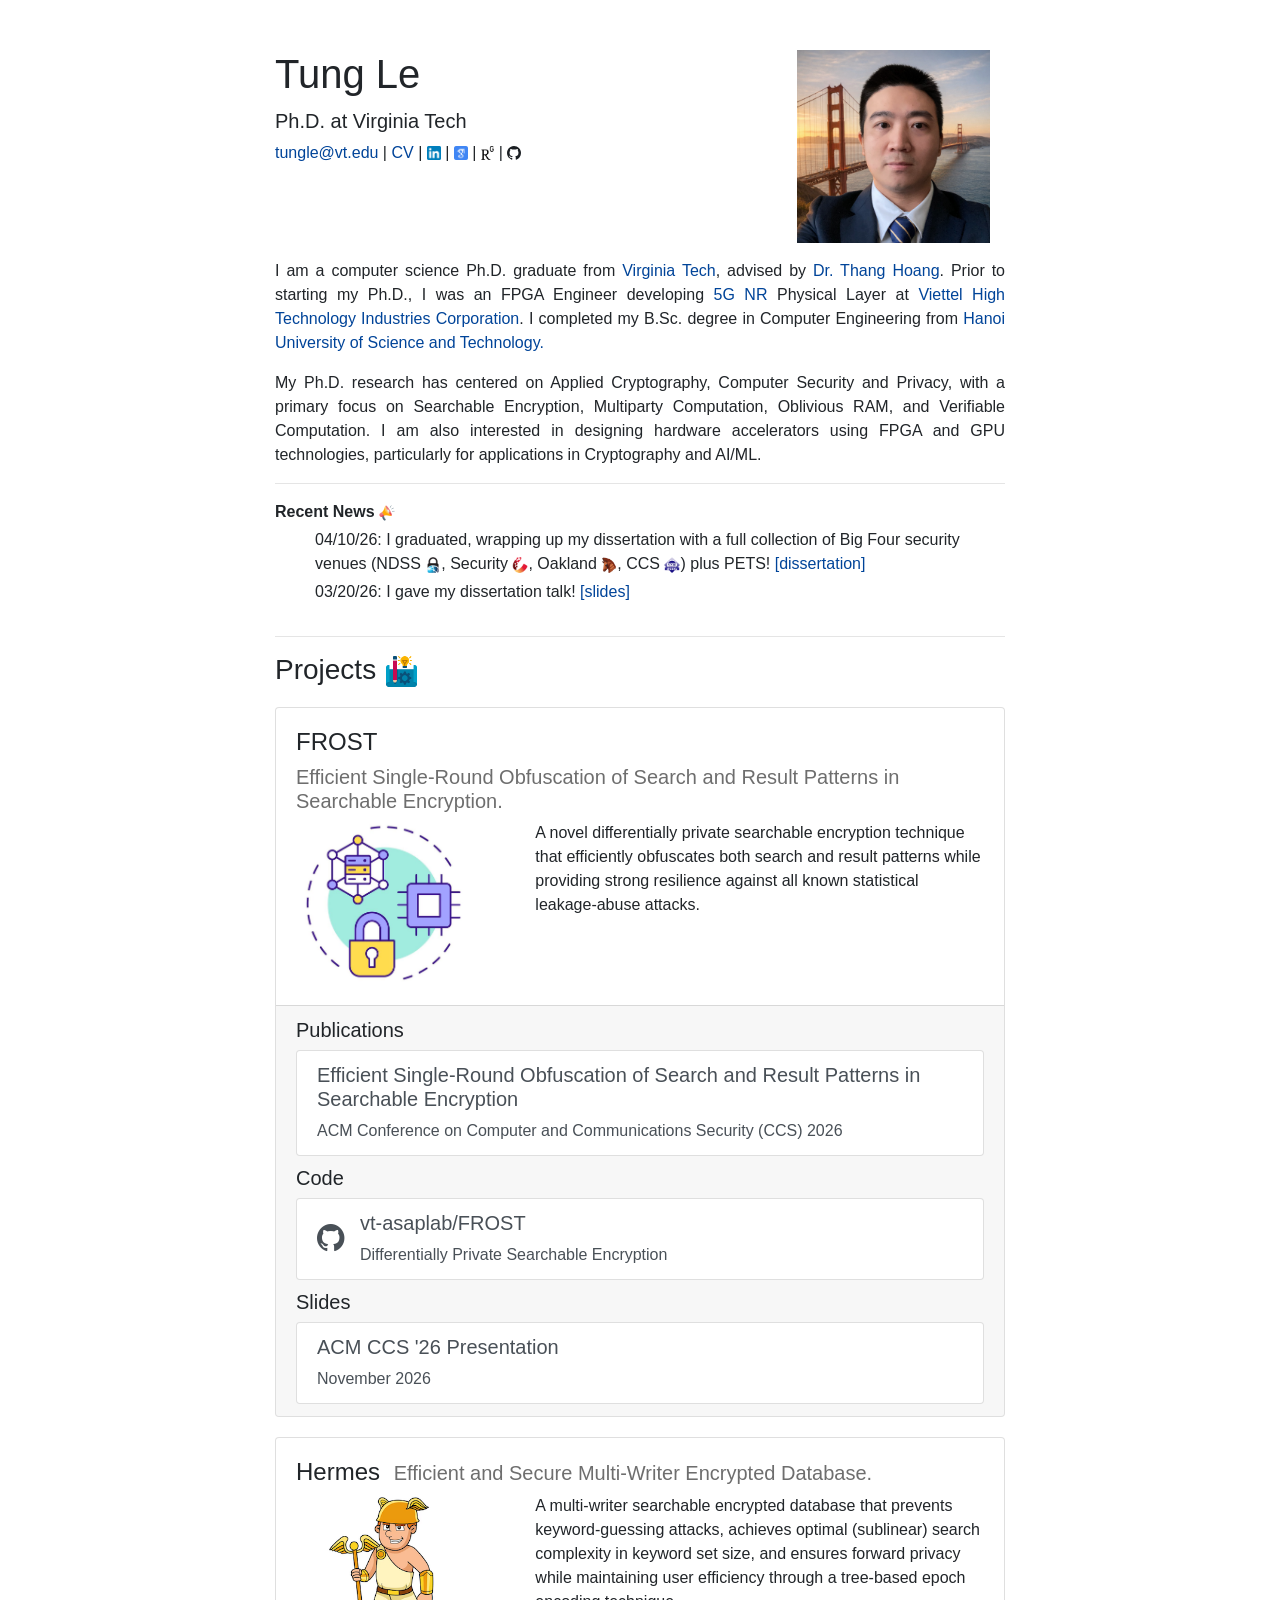
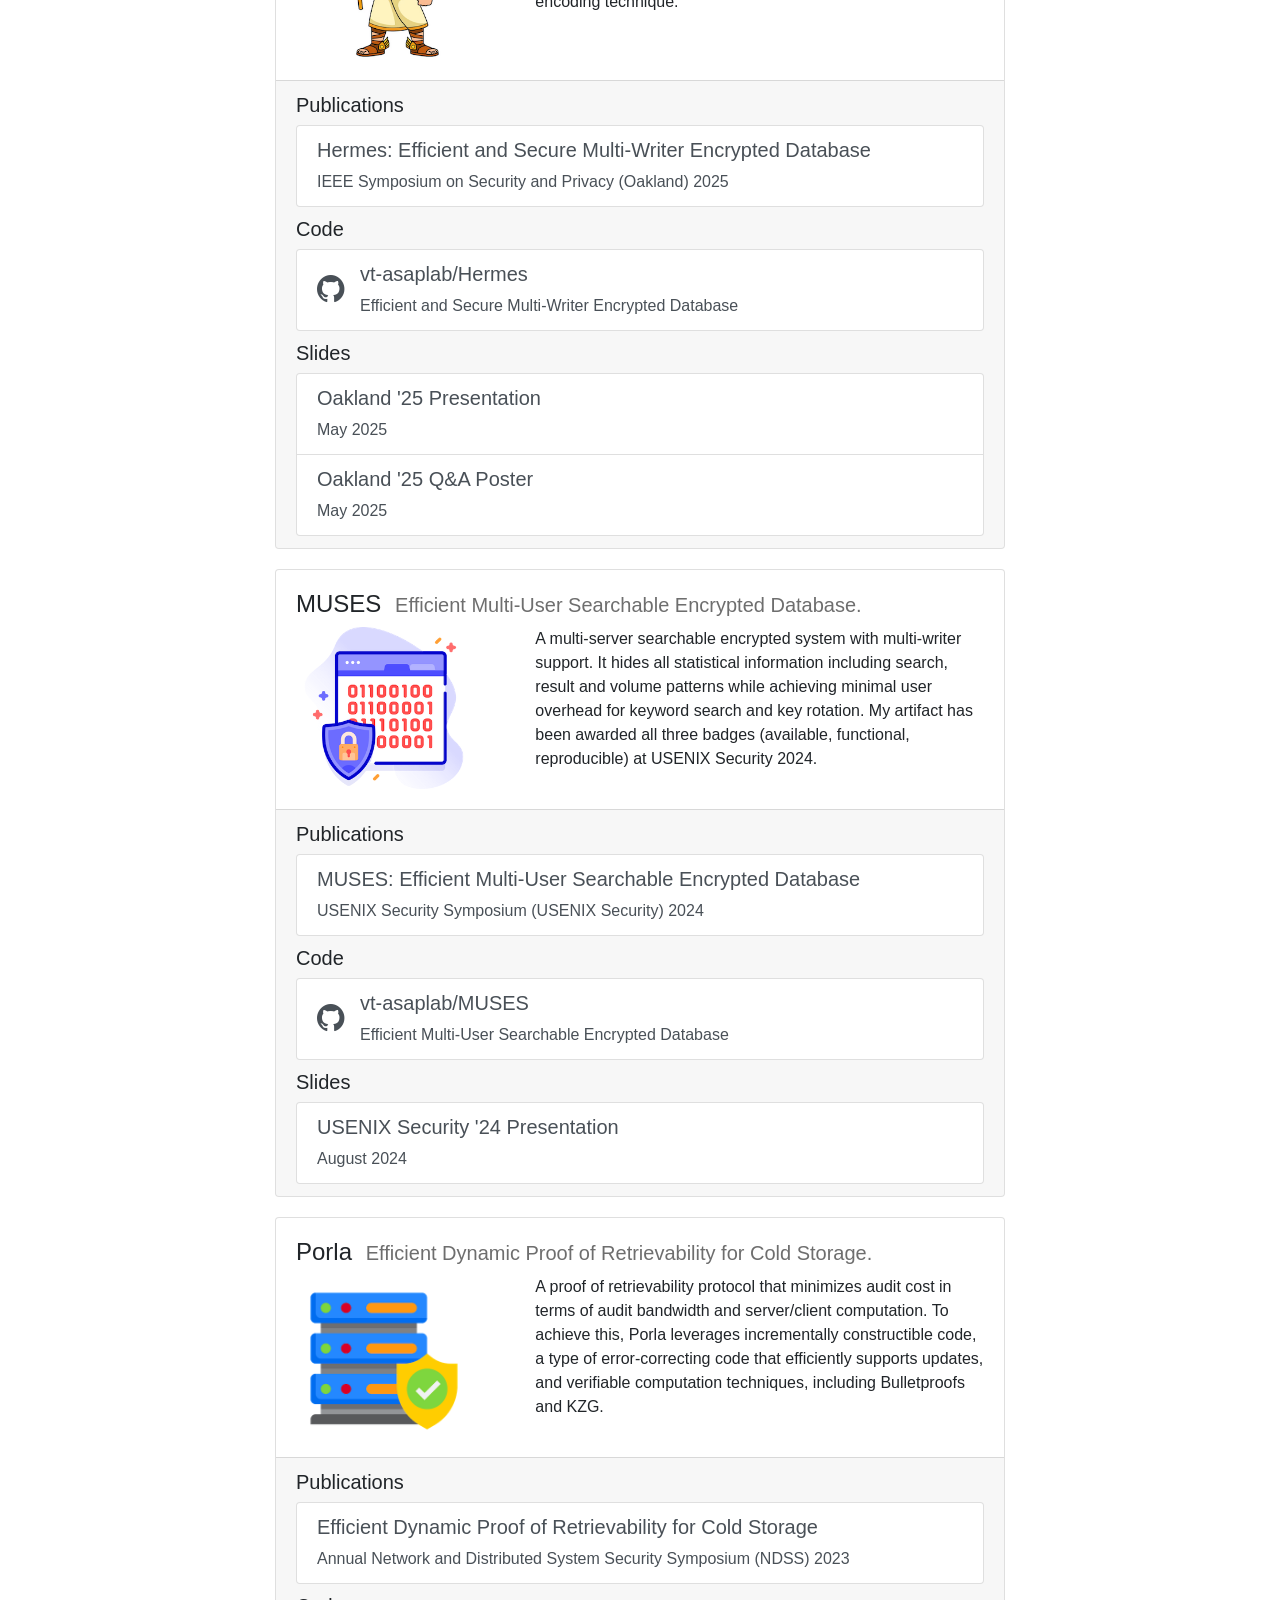
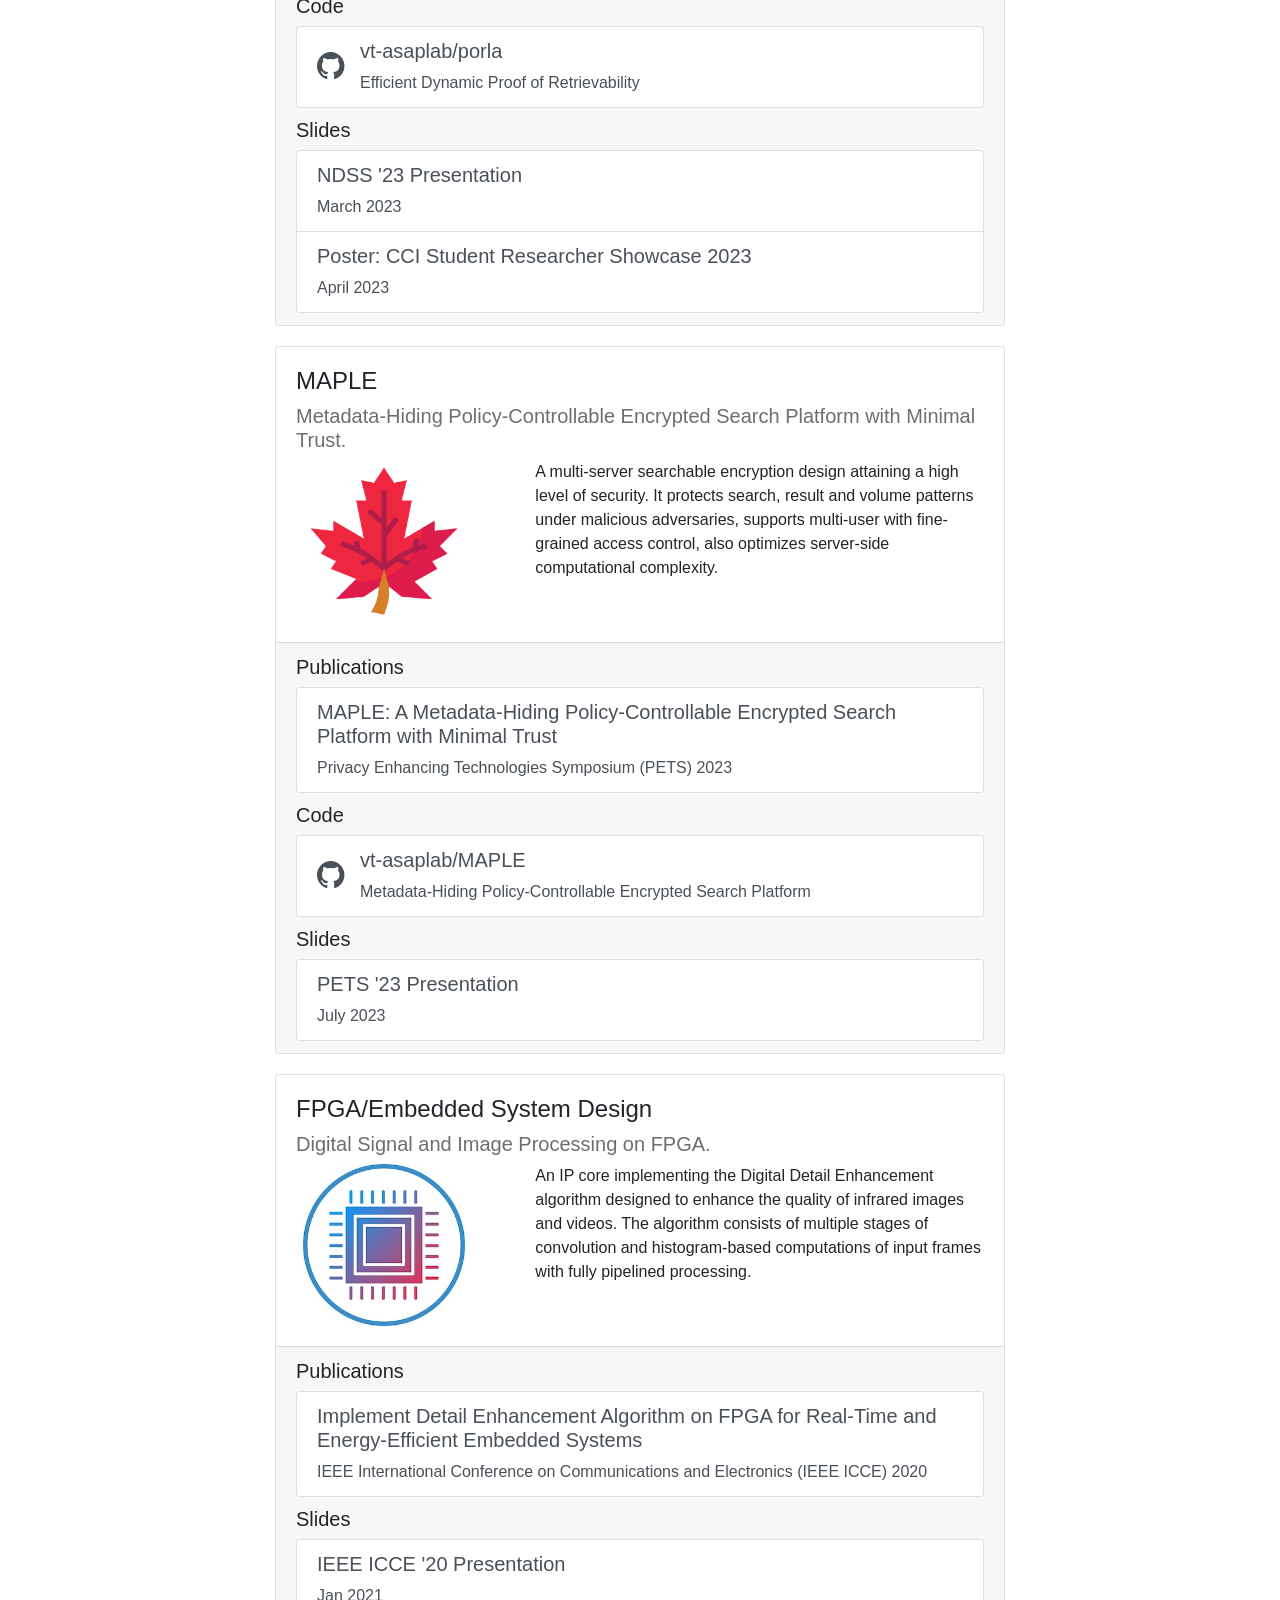
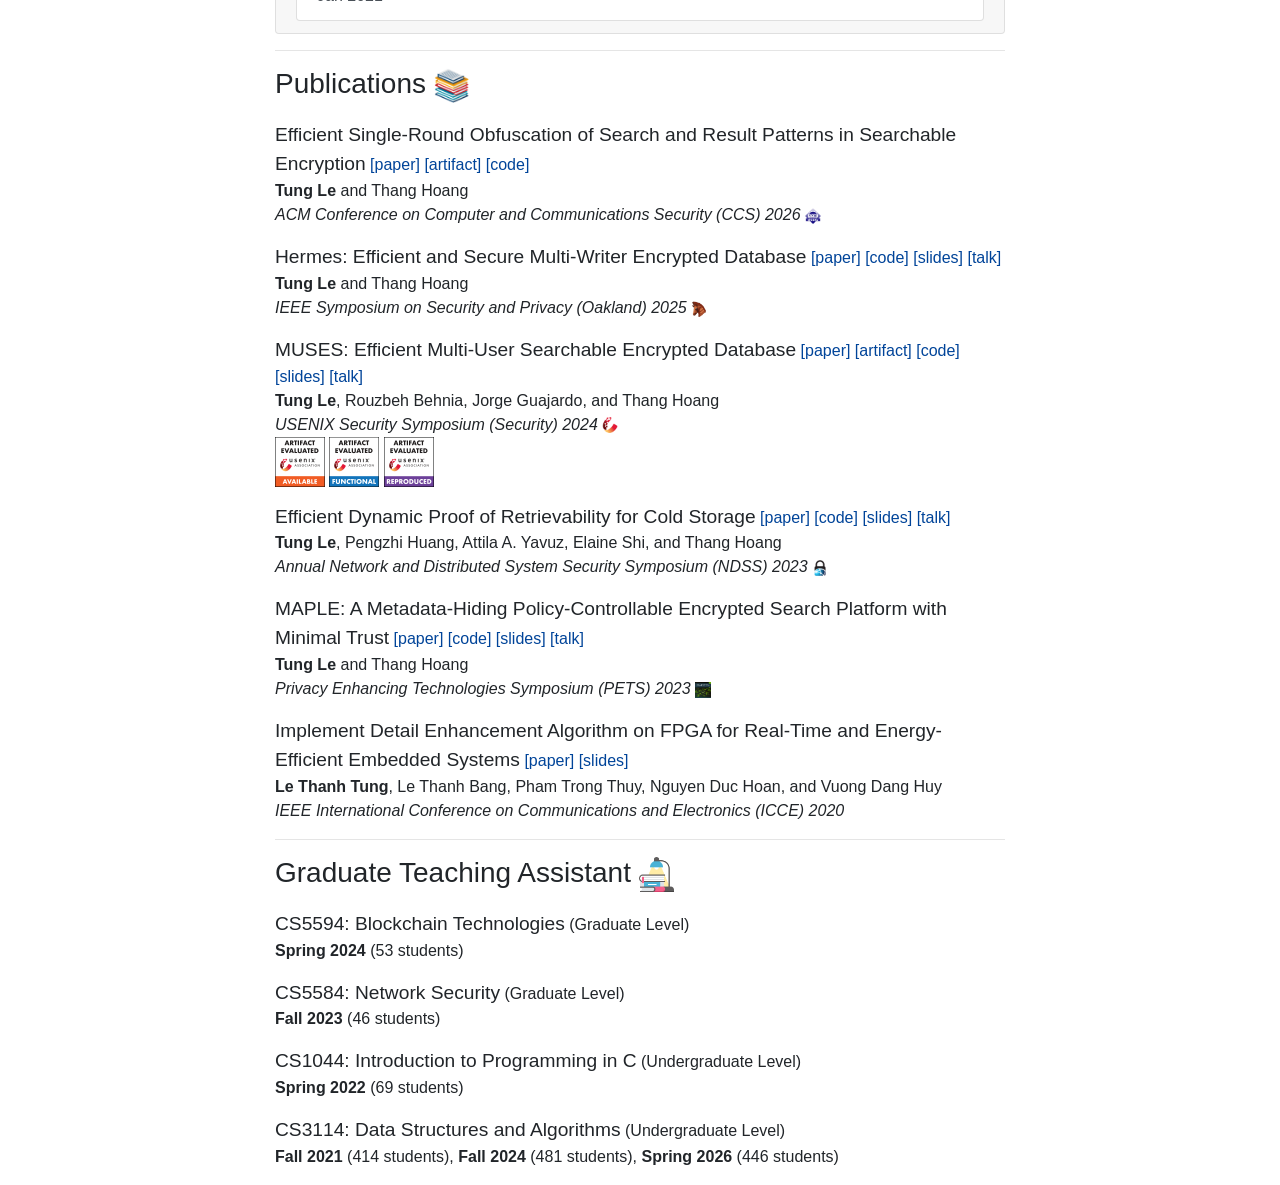
<file: index.html>
<!DOCTYPE html>
<!-- vim: set ts=2 sts=2 sw=2 noet: -->
<html lang="en">
<head>
	<meta charset="utf-8"/>
	<meta name="keywords" content="Tung Le, tung.le, tungle, tl, ASAP, Virginia Tech, Blacksburg, security, embedded">
	<meta name="author" content="Tung Le">
	<meta name="viewport" content="width=device-width, initial-scale=1, shrink-to-fit=no">

	<link rel="stylesheet" href="/css/bootstrap-4.6.1.min.css" integrity="sha384-zCbKRCUGaJDkqS1kPbPd7TveP5iyJE0EjAuZQTgFLD2ylzuqKfdKlfG/eSrtxUkn">

	<link href="/css/font-awesome.min.css" rel="stylesheet" type="text/css" />
	<link href="/css/timeline.css" rel="stylesheet" type="text/css"/>
	<link href="/css/tungle.css" rel="stylesheet" type="text/css"/>

	<script src="/js/jquery-3.6.0.slim.min.js" integrity="sha384-GbOChc4pXl7Co9ZqehAKyBaSJtjxOmeFiDTPyKvKao+xftxc4/hs9c8r9p7K4k6p"></script>

	<link rel="apple-touch-icon" sizes="180x180" href="/images/icons/apple-touch-icon.png">
  <link rel="icon" type="image/svg+xml" href="/images/icons/favicon.svg"/>
	<link rel="icon" type="image/png" sizes="32x32" href="/images/icons/favicon-32x32.png">
	<link rel="icon" type="image/png" sizes="192x192" href="/images/icons/favicon-192x192.png">
	<link rel="manifest" href="/images/icons/site.webmanifest">
	<link rel="mask-icon" href="/images/icons/safari-pinned-tab.svg" color="#5bbad5">
	<link rel="shortcut icon" href="/images/icons/favicon.ico">
	<meta name="msapplication-TileColor" content="#00aba9">
	<meta name="msapplication-config" content="/images/icons/browserconfig.xml">
	<meta name="theme-color" content="#ffffff">

	<title>Tung Le</title>
</head>

<body>

<div class="container" id="main-content">
	<div class="row">
		<div class="offset-lg-2 col-lg-8 offset-md-1 col-md-10 col-sm-12">
			<div class="row">
<div class="col-md-8">
<h1 id="tung-le">Tung Le</h1>
<div class="lead">
Ph.D. at Virginia Tech<br />
<small>
<a href="mailto:tungle@vt.edu">tungle@vt.edu</a> | 
<a href="/cv/tungle-cv.pdf">CV</a> | 
<a href="https://www.linkedin.com/in/thanhtungle">
    <img src="/images/linkedin.png" style="padding-bottom: 2px; max-height: 1em; max-width=auto">
</a> | 
<a href="https://scholar.google.com/citations?user=rAwJmLAAAAAJ&hl=en">
    <img src="/images/googlescholar.png" style="padding-bottom: 2px; max-height: 1em; max-width=auto">
</a> | 
<a href="https://www.researchgate.net/profile/Tung-Le-87">
    <img src="/images/rg_icon.png" style="padding-bottom: 2px; max-height: 1em; max-width=auto">
</a> | 
<a href="https://github.com/tunglethanh">
    <img src="/images/github.svg" style="padding-bottom: 2px; max-height: 1em; max-width=auto">
</a> 
</small>
</div>
</div>
<!-- col-md-8 -->
<div class="d-md-block col-md-4" id="portraits">
  <a href="/images/tungle-avatar.png">
    <img src="/images/tungle-avatar.png"
         onload='this.onload=null; this.src="/images/tungle-avatar.png"'
         alt="Headshot photo of Tung Le" class="col-md-12"/>
  </a>
</div>
<!-- col-md-4 -->
</div>
<!-- first row -->

<div class="row">
<div class="col-md-12">
<p/>
<p style="text-align:justify;">I am a computer science Ph.D. graduate from <a href="https://cs.vt.edu/">Virginia Tech</a>, advised by <a href="https://thanghoang.github.io">Dr. Thang Hoang</a>. Prior to starting my Ph.D., I was an FPGA Engineer developing <a href="https://www.sharetechnote.com/html/5G/5G_Definition.html">5G NR</a> Physical Layer at <a href="https://viettelhightech.vn/en/">Viettel High Technology Industries Corporation</a>. I completed my B.Sc. degree in Computer Engineering from <a href="https://hust.edu.vn/en/">Hanoi University of Science and Technology.</a></p>
<p/>
<p/>
<p style="text-align:justify;">My Ph.D. research has centered on Applied Cryptography, Computer Security and Privacy, with a primary focus on Searchable Encryption, Multiparty Computation, Oblivious RAM, and Verifiable Computation. I am also interested in designing hardware accelerators using FPGA and GPU technologies, particularly for applications in Cryptography and AI/ML.</p>
<p/>
<p/>
<hr/>
<p><b>Recent News</b> <img src="/images/news-icon.png" style="max-height: 1em; max-width=auto"></p>
<p/>
<ul style="margin-top:-12px;">04/10/26: I graduated, wrapping up my dissertation with a full collection of Big Four security venues (NDSS <img src="/images/ndss-favico.png" style="width: 16px; height: 16px;">, Security <img src="/images/usenix-favico.png" style="width: 16px; height: 16px;">, Oakland <img src="/images/ieeesp.png" style="width: 16px; height: 16px;">, CCS <img src="/images/acm_icon.png" style="width: 16px; height: 16px;">) plus PETS! <a href="https://hdl.handle.net/10919/142659">[dissertation]</a></ul>
<ul style="margin-top:-12px;">03/20/26: I gave my dissertation talk! <a href="slides/dissertation-talk.pdf">[slides]</a></ul>
<!-- <ul style="margin-top:-12px;">12/15/25: I passed the Ph.D. Research Defense! </ul> -->
<!-- <ul style="margin-top:-12px;">09/19/25: I will join <img src="/images/meta_animated.gif" style="width: 62px; height: 21px;"> as a Research Scientist in May 2026!</ul> -->
<!-- <ul style="margin-top:-12px;">07/08/25: I will join<img src="/images/amazon.jpg" style="width: 48px; height: 20px;"><img src="/images/aws_icon.png" style="width: 23px; height: 14px;"> as an Applied Scientist Intern in Fall 2025!</ul> -->
<!-- <ul style="margin-top:-12px;">05/13/25: I presented Hermes at <a href="https://sp2025.ieee-security.org">IEEE S&P 2025 <img src="/images/ieeesp.png" style="width: 16px; height: 16px;"></a> in San Francisco, CA! <a href="slides/Hermes-Oakland.pdf">[slides]</a></ul> -->
<!-- <ul style="margin-top:-12px;">03/12/25: I will join <img src="/images/meta_animated.gif" style="width: 62px; height: 21px;"> as a Ph.D. Software Engineer Intern in Summer 2025!</ul> -->
<!-- <ul style="margin-top:-12px;">03/10/25: Our paper “Hermes: Efficient and Secure Multi-Writer Encrypted Database” was accepted at <a href="https://sp2025.ieee-security.org">IEEE S&P (Oakland) 2025!</a></ul> -->
<!-- <ul style="margin-top:-12px;">12/17/24: I passed the Ph.D. Preliminary Exam! <a href="slides/TungLe-PhD-Prelim.pdf">[slides]</a></ul> -->
<!-- <ul style="margin-top:-12px;">08/15/24: I presented MUSES at <a href="https://www.usenix.org/conference/usenixsecurity24">USENIX Security 2024 <img src="/images/usenixsec.ico" style="width: 16px; height: 16px;"></a> in Philadelphia, PA! <a href="slides/MUSES-usenix.pdf">[slides]</a></ul> -->
</div>
</div>
<hr />

<h3 id="projects">Projects <img src="/images/project-icon.png" style="max-height: 1.25em; max-width=auto"></h3>
<div style="padding-bottom:10px;"></div>

<div class="card">
  <div class="card-body">
    <div class="row prj-title-row no-gutters">
      <div class="col-auto prj-title-col">
        <h4>FROST</h4>
        </div>
        <div class="prj-tagline-col col-auto">
            <h5>Efficient Single-Round Obfuscation of Search and Result Patterns in Searchable Encryption.</h5>
      </div>
    </div>
    <div class="row prj-content-row">
      <div class="col-4" style="padding-left: 3%;">
        <img src="images/frost_icon.png" class="prj-image">
      </div>
      <div class="col-8">
        <div style="padding-bottom: 10px;">
          A novel differentially private searchable encryption technique that efficiently obfuscates both search and result patterns while providing strong resilience against all known statistical leakage-abuse attacks.
        </div>
      </div>
    </div>
  </div>
  <div class="card-footer">
    <h5>Publications</h5>
    <div class="list-group">
      <a class="list-group-item list-group-item-action" href="papers/frost_ccs_26_le.pdf">
        <h5 class="list-group-item-heading">
          Efficient Single-Round Obfuscation of Search and Result Patterns in Searchable Encryption
        </h5>
        <div class="list-group-item-text">
          <span>ACM Conference on Computer and Communications Security (CCS) 2026</span>
        </div>
      </a>
    </div>
    <h5 style="padding-top: 10px;">Code</h5>
    <div class="list-group">
      <a class="list-group-item list-group-item-action d-flex align-items-center" href="https://github.com/vt-asaplab/FROST">
        <i class="fa fa-2x fa-github"></i>
        <div class="ml-3">
          <h5 class="list-group-item-heading">
            vt-asaplab/FROST
          </h5>
          <div class="list-group-item-text">
            <span>Differentially Private Searchable Encryption</span>
          </div>
        </div>
      </a>
    </div> 
    <h5 style="padding-top: 10px;">Slides</h5>
    <div class="list-group">
      <a class="list-group-item list-group-item-action" href="slides/FROST-ccs.pdf">
        <div>
          <h5 class="list-group-item-heading">
            ACM CCS '26 Presentation
          </h5>
          <div class="list-group-item-text">
            <span>November 2026</span>
          </div>
        </div>
      </a>
    </div>
  </div>
</div>
<div style="padding-bottom:20px;"></div>

<div class="card">
  <div class="card-body">
    <div class="row prj-title-row no-gutters">
      <div class="col-auto prj-title-col">
        <h4>Hermes</h4>
        </div>
        <div class="prj-tagline-col col-auto">
            <h5>Efficient and Secure Multi-Writer Encrypted Database.</h5>
      </div>
    </div>
    <div class="row prj-content-row">
      <div class="col-4" style="padding-left: 3%;">
        <img src="images/hermes-icon.png" class="prj-image">
      </div>
      <div class="col-8">
        <div style="padding-bottom: 10px;">
          A multi-writer searchable encrypted database that prevents keyword-guessing attacks, achieves optimal (sublinear) search complexity in keyword set size, and ensures forward privacy while maintaining user efficiency through a tree-based epoch encoding technique. 
        </div>
      </div>
    </div>
  </div>
  <div class="card-footer">
    <h5>Publications</h5>
    <div class="list-group">
      <a class="list-group-item list-group-item-action" href="/papers/ieeesp25-tungle.pdf">
        <h5 class="list-group-item-heading">
          Hermes: Efficient and Secure Multi-Writer Encrypted Database
        </h5>
        <div class="list-group-item-text">
          <span>IEEE Symposium on Security and Privacy (Oakland) 2025</i></span>
        </div>
      </a>
    </div>
    <h5 style="padding-top: 10px;">Code</h5>
    <div class="list-group">
      <a class="list-group-item list-group-item-action d-flex align-items-center" href="https://github.com/vt-asaplab/Hermes">
        <i class="fa fa-2x fa-github"></i>
        <div class="ml-3">
          <h5 class="list-group-item-heading">
            vt-asaplab/Hermes
          </h5>
          <div class="list-group-item-text">
            <span>Efficient and Secure Multi-Writer Encrypted Database</span>
          </div>
        </div>
      </a>
    </div>
    <h5 style="padding-top: 10px;">Slides</h5>
    <div class="list-group">
      <a class="list-group-item list-group-item-action" href="slides/Hermes-Oakland.pdf">
        <div>
          <h5 class="list-group-item-heading">
            Oakland '25 Presentation
          </h5>
          <div class="list-group-item-text">
            <span>May 2025</span>
          </div>
        </div>
      </a>
      <a class="list-group-item list-group-item-action" href="slides/oakland25-poster.pdf">
        <div>
          <h5 class="list-group-item-heading">
            Oakland '25 Q&A Poster
          </h5>
          <div class="list-group-item-text">
            <span>May 2025</span>
          </div>
        </div>
      </a>
    </div> 
  </div>
</div>
<div style="padding-bottom:20px;"></div>

<div class="card">
  <div class="card-body">
    <div class="row prj-title-row no-gutters">
      <div class="col-auto prj-title-col">
        <h4>MUSES</h4>
        </div>
        <div class="prj-tagline-col col-auto">
            <h5>Efficient Multi-User Searchable Encrypted Database.</h5>
      </div>
    </div>
    <div class="row prj-content-row">
      <div class="col-4" style="padding-left: 3%;">
        <img src="images/muses-icon.png" class="prj-image">
      </div>
      <div class="col-8">
        <div style="padding-bottom: 10px;">
          A multi-server searchable encrypted system with multi-writer support. It hides all statistical information including search, result and volume patterns while achieving minimal user overhead for keyword search and key rotation. My artifact has been awarded all three badges (available, functional, reproducible) at USENIX Security 2024. 
        </div>
      </div>
    </div>
  </div>
  <div class="card-footer">
    <h5>Publications</h5>
    <div class="list-group">
      <a class="list-group-item list-group-item-action" href="papers/usenixsecurity24-le.pdf">
        <h5 class="list-group-item-heading">
          MUSES: Efficient Multi-User Searchable Encrypted Database
        </h5>
        <div class="list-group-item-text">
          <span>USENIX Security Symposium (USENIX Security) 2024</span>
        </div>
      </a>
    </div>
    <h5 style="padding-top: 10px;">Code</h5>
    <div class="list-group">
      <a class="list-group-item list-group-item-action d-flex align-items-center" href="https://github.com/vt-asaplab/MUSES">
        <i class="fa fa-2x fa-github"></i>
        <div class="ml-3">
          <h5 class="list-group-item-heading">
            vt-asaplab/MUSES
          </h5>
          <div class="list-group-item-text">
            <span>Efficient Multi-User Searchable Encrypted Database</span>
          </div>
        </div>
      </a>
    </div> 
    <h5 style="padding-top: 10px;">Slides</h5>
    <div class="list-group">
      <a class="list-group-item list-group-item-action" href="slides/MUSES-usenix.pdf">
        <div>
          <h5 class="list-group-item-heading">
            USENIX Security '24 Presentation
          </h5>
          <div class="list-group-item-text">
            <span>August 2024</span>
          </div>
        </div>
      </a>
    </div>
  </div>
</div>
<div style="padding-bottom:20px;"></div>

<div class="card">
  <div class="card-body">
    <div class="row prj-title-row no-gutters">
      <div class="col-auto prj-title-col">
        <h4>Porla</h4>
        </div>
        <div class="prj-tagline-col col-auto">
            <h5>Efficient Dynamic Proof of Retrievability for Cold Storage.</h5>
      </div>
    </div>
    <div class="row prj-content-row">
      <div class="col-4" style="padding-left: 3%;">
        <img src="images/porla-icon.png" class="prj-image">
      </div>
      <div class="col-8">
        <div style="padding-bottom: 10px;">
          A proof of retrievability protocol that minimizes audit cost in terms of audit bandwidth and server/client computation. To achieve this, Porla leverages incrementally constructible code, a type of error-correcting code that efficiently supports updates, and verifiable computation techniques, including Bulletproofs and KZG. 
        </div>
      </div>
    </div>
  </div>
  <div class="card-footer">
    <h5>Publications</h5>
    <div class="list-group">
      <a class="list-group-item list-group-item-action" href="papers/porla-ndss23.pdf">
        <h5 class="list-group-item-heading">
          Efficient Dynamic Proof of Retrievability for Cold Storage
        </h5>
        <div class="list-group-item-text">
          <span>Annual Network and Distributed System Security Symposium (NDSS) 2023</span>
        </div>
      </a>
    </div>
    <h5 style="padding-top: 10px;">Code</h5>
    <div class="list-group">
      <a class="list-group-item list-group-item-action d-flex align-items-center" href="https://github.com/vt-asaplab/porla">
        <i class="fa fa-2x fa-github"></i>
        <div class="ml-3">
          <h5 class="list-group-item-heading">
            vt-asaplab/porla
          </h5>
          <div class="list-group-item-text">
            <span>Efficient Dynamic Proof of Retrievability</span>
          </div>
        </div>
      </a>
    </div>
    <h5 style="padding-top: 10px;">Slides</h5>
    <div class="list-group">
      <a class="list-group-item list-group-item-action" href="slides/porla-ndss.pdf">
        <div>
          <h5 class="list-group-item-heading">
            NDSS '23 Presentation
          </h5>
          <div class="list-group-item-text">
            <span>March 2023</span>
          </div>
        </div>
      </a>
      <a class="list-group-item list-group-item-action" href="slides/porla-poster.gif">
        <div>
          <h5 class="list-group-item-heading">
            Poster: CCI Student Researcher Showcase 2023
          </h5>
          <div class="list-group-item-text">
            <span>April 2023</span>
          </div>
        </div>
      </a>
    </div> 
  </div>
</div>
<div style="padding-bottom:20px;"></div>

<div class="card">
  <div class="card-body">
    <div class="row prj-title-row no-gutters">
      <div class="col-auto prj-title-col">
        <h4>MAPLE</h4>
        </div>
        <div class="prj-tagline-col col-auto">
            <h5>Metadata-Hiding Policy-Controllable Encrypted Search Platform with Minimal Trust.</h5>
      </div>
    </div>
    <div class="row prj-content-row">
      <div class="col-4" style="padding-left: 3%;">
        <img src="images/maple-logo.png" class="prj-image">
      </div>
      <div class="col-8">
        <div style="padding-bottom: 10px;">
          A multi-server searchable encryption design attaining a high level of security. It protects search, result and volume patterns under malicious adversaries, supports multi-user with fine-grained access control, also optimizes server-side computational complexity. 
        </div>
      </div> 
    </div>
  </div>
  <div class="card-footer">
    <h5>Publications</h5>
    <div class="list-group">
      <a class="list-group-item list-group-item-action" href="papers/popets-maple.pdf">
        <h5 class="list-group-item-heading">
          MAPLE: A Metadata-Hiding Policy-Controllable Encrypted Search Platform with Minimal Trust
        </h5>
        <div class="list-group-item-text">
          <span>Privacy Enhancing Technologies Symposium (PETS) 2023</span>
        </div>
      </a>
    </div>
    <h5 style="padding-top: 10px;">Code</h5>
    <div class="list-group">
      <a class="list-group-item list-group-item-action d-flex align-items-center" href="https://github.com/vt-asaplab/maple">
        <i class="fa fa-2x fa-github"></i>
        <div class="ml-3">
          <h5 class="list-group-item-heading">
            vt-asaplab/MAPLE
          </h5>
          <div class="list-group-item-text">
            <span>Metadata-Hiding Policy-Controllable Encrypted Search Platform</span>
          </div>
        </div>
      </a>
    </div> 
    <h5 style="padding-top: 10px;">Slides</h5>
    <div class="list-group">
      <a class="list-group-item list-group-item-action" href="slides/maple-pets23.pdf">
        <div>
          <h5 class="list-group-item-heading">
            PETS '23 Presentation
          </h5>
          <div class="list-group-item-text">
            <span>July 2023</span>
          </div>
        </div>
      </a>
    </div>
  </div>
</div>
<div style="padding-bottom:20px;"></div>

<div class="card">
  <div class="card-body">
    <div class="row prj-title-row no-gutters">
      <div class="col-auto prj-title-col">
        <h4>FPGA/Embedded System Design</h4>
      </div>
        <div class="prj-tagline-col col-auto">
            <h5>Digital Signal and Image Processing on FPGA.</h5>
        </div>
    </div>
    <div class="row prj-content-row">
      <div class="col-4" style="padding-left: 3%;">
        <img src="images/ic-icon.jpg" class="prj-image">
      </div>
      <div class="col-8">
        <div style="padding-bottom: 10px;">
          An IP core implementing the Digital Detail Enhancement algorithm designed to enhance the quality of infrared images and videos. The algorithm consists of multiple stages of convolution and histogram-based computations of input frames with fully pipelined processing. 
        </div>
      </div>
    </div>
  </div>
  <div class="card-footer">
    <h5>Publications</h5>
    <div class="list-group">
      <a class="list-group-item list-group-item-action" href="papers/ieee-icce-2020.pdf">
        <h5 class="list-group-item-heading">
          Implement Detail Enhancement Algorithm on FPGA for Real-Time and Energy-Efficient Embedded Systems
        </h5>
        <div class="list-group-item-text">
          <span>IEEE International Conference on Communications and Electronics (IEEE ICCE) 2020</span>
        </div>
      </a>
    </div> 
    <h5 style="padding-top: 10px;">Slides</h5>
    <div class="list-group">
      <a class="list-group-item list-group-item-action" href="https://docs.google.com/presentation/d/1tk4_8HxEwRHW_PijNa2gJ6ssJ5gxKG9z/edit?usp=sharing&ouid=108046822825409097899&rtpof=true&sd=true">
        <div>
          <h5 class="list-group-item-heading">
            IEEE ICCE '20 Presentation
          </h5>
          <div class="list-group-item-text">
            <span>Jan 2021</span>
          </div>
        </div>
      </a>
    </div>
  </div>
</div>

<hr />

<h3 id="publications">Publications <img src="/images/research-papers-icon.png" style="max-height: 1.25em; max-width=auto"></h3>
<div style="padding-bottom:10px;"></div>

<p><big>Efficient Single-Round Obfuscation of Search and Result Patterns in Searchable Encryption</big> <a href="papers/FROST-2026.pdf">[paper]</a> <a href="papers/FROST_Appendix.pdf">[artifact]</a> <a href="https://github.com/vt-asaplab/FROST">[code]</a> <br/>
<strong>Tung Le</strong> and Thang Hoang <br/>
<em>ACM Conference on Computer and Communications Security (CCS) 2026</em> <img src="/images/acm_icon.png" style="width: 16px; height: 16px;"></p>
<p><big>Hermes: Efficient and Secure Multi-Writer Encrypted Database</big> <a href="papers/hermes-sp25.pdf">[paper]</a>  <a href="https://github.com/vt-asaplab/Hermes">[code]</a> <a href="slides/Hermes-Oakland.pdf">[slides]</a> <a href="https://www.youtube.com/watch?v=V6FHsl-RxMo">[talk]</a> <br/>
<strong>Tung Le</strong> and Thang Hoang <br/>
<em>IEEE Symposium on Security and Privacy (Oakland) 2025</em> <img src="/images/ieeesp.png" style="width: 16px; height: 16px;"></p>
<p><big>MUSES: Efficient Multi-User Searchable Encrypted Database</big> <a href="papers/MUSES-2024.pdf">[paper]</a> <a href="papers/MUSES_Artifact.pdf">[artifact]</a> <a href="https://github.com/vt-asaplab/MUSES">[code]</a> <a href="slides/MUSES-usenix.pdf">[slides]</a> <a href="https://www.youtube.com/watch?v=G37iahpmgwQ">[talk]</a> <br/>
<strong>Tung Le</strong>, Rouzbeh Behnia, Jorge Guajardo, and Thang Hoang <br/>
<em>USENIX Security Symposium (Security) 2024</em> <img src="/images/usenix-favico.png" style="width: 16px; height: 16px;"> <br/>
<img src="images/usenixbadges-available.png" style="max-width: 50px; height: auto;"/>
<img src="images/usenixbadges-functional.png" style="max-width: 50px; height: auto;"/>
<img src="images/usenixbadges-reproduced.png" style="max-width: 50px; height: auto;"/></p>
<p/>

<p><big>Efficient Dynamic Proof of Retrievability for Cold Storage</big> <a href="papers/porla-ndss23-full.pdf">[paper]</a> <a href="https://github.com/vt-asaplab/porla">[code]</a> <a href="slides/porla-ndss23.pdf">[slides]</a> <a href="https://www.youtube.com/watch?v=F8uKltGTknU">[talk]</a> <br/>
<strong>Tung Le</strong>, Pengzhi Huang, Attila A. Yavuz, Elaine Shi, and Thang Hoang<br/>
<em>Annual Network and Distributed System Security Symposium (NDSS) 2023</em> <img src="/images/ndss-favico.png" style="width: 16px; height: 16px;"></p>

<p><big>MAPLE: A Metadata-Hiding Policy-Controllable Encrypted Search Platform with Minimal Trust</big> <a href="papers/maple-pets23.pdf">[paper]</a> <a href="https://github.com/vt-asaplab/maple">[code]</a> <a href="slides/maple-pets23.pdf">[slides]</a> <a href="https://www.youtube.com/watch?v=9M45O8_nJ5g">[talk]</a> <br/>
<strong>Tung Le</strong> and Thang Hoang <br/>
<em>Privacy Enhancing Technologies Symposium (PETS) 2023</em> <img src="/images/popets.jpg" style="width: 16px; height: 16px;"><br/></p>

<p><big>Implement Detail Enhancement Algorithm on FPGA for Real-Time and Energy-Efficient Embedded Systems</big> <a href="https://ieeexplore.ieee.org/document/9352095">[paper]</a> <a href="https://docs.google.com/presentation/d/1tk4_8HxEwRHW_PijNa2gJ6ssJ5gxKG9z/edit?usp=sharing&ouid=108046822825409097899&rtpof=true&sd=true">[slides]</a> <br/>
<strong>Le Thanh Tung</strong>, Le Thanh Bang, Pham Trong Thuy, Nguyen Duc Hoan, and Vuong Dang Huy <br/>
<em>IEEE International Conference on Communications and Electronics (ICCE) 2020</em></p>
<p/>

<hr />

<h3 id="teaching">Graduate Teaching Assistant <img src="/images/study-icon.png" style="max-height: 1.25em; max-width=auto"></h3>
<div style="padding-bottom:10px;"></div>

<p><big>CS5594: Blockchain Technologies</big> (Graduate Level)<br/>
<strong>Spring 2024</strong> (53 students)</p>
<p><big>CS5584: Network Security</big> (Graduate Level)<br/>
<strong>Fall 2023</strong> (46 students)</p>
<p><big>CS1044: Introduction to Programming in C</big> (Undergraduate Level)<br/>
<strong>Spring 2022</strong> (69 students)</p>
<p><big>CS3114: Data Structures and Algorithms</big> (Undergraduate Level)<br/>
<strong>Fall 2021</strong> (414 students), <strong>Fall 2024</strong> (481 students), <strong>Spring 2026</strong> (446 students)</p>			
		</div>
	</div>
</div>

<script src="/js/tungle-onload.js"></script>

</body>
</html>
</file>
<file: css/timeline.css>
/* Adapted from https://gist.github.com/LibertysYarn/8722008 */

.timeline {
  list-style: none;
  padding: 10px 0 10px;
  position: relative;
}

.timeline:before {
  top: 0;
  bottom: 0;
  position: absolute;
  content: " ";
  width: 3px;
  background-color: #eeeeee;
  left: 50%;
  margin-left: -1.5px;
}

.timeline > li {
  margin-bottom: 0px;
  position: relative;
}

.timeline > li:before,
.timeline > li:after {
  content: " ";
  display: table;
}

.timeline > li:after {
  clear: both;
}

.timeline > li:before,
.timeline > li:after {
  content: " ";
  display: table;
}

.timeline > li:after {
  clear: both;
}

.timeline > li > .timeline-panel {
  width: 46%;
  float: left;
  border: 1px solid #d4d4d4;
  border-radius: 2px;
  padding: 10px 20px;
  position: relative;
  -webkit-box-shadow: 0 1px 6px rgba(0, 0, 0, 0.175);
  box-shadow: 0 1px 6px rgba(0, 0, 0, 0.175);

  float: right;

  width: 92%;
}

.timeline > li.timeline-inverted > .timeline-panel {
  float: right;
}

.timeline > li > .timeline-panel:before {
  position: absolute;
  top: 26px;
  right: -15px;
  display: inline-block;
  border-top: 15px solid transparent;
  border-left: 15px solid #ccc;
  border-right: 0 solid #ccc;
  border-bottom: 15px solid transparent;
  content: " ";

  border-left-width: 0;
  border-right-width: 15px;
  left: -15px;
  right: auto;
}

.timeline > li.timeline-inverted > .timeline-panel:before {
  border-left-width: 0;
  border-right-width: 15px;
  left: -15px;
  right: auto;
}

.timeline > li > .timeline-panel:after {
  position: absolute;
  top: 27px;
  right: -14px;
  display: inline-block;
  border-top: 14px solid transparent;
  border-left: 14px solid #fff;
  border-right: 0 solid #fff;
  border-bottom: 14px solid transparent;
  content: " ";

  border-left-width: 0;
  border-right-width: 14px;
  left: -14px;
  right: auto;
}

.timeline > li.timeline-inverted > .timeline-panel:after {
  border-left-width: 0;
  border-right-width: 14px;
  left: -14px;
  right: auto;
}

.timeline > li > .timeline-badge {
  color: #fff;
  width: 50px;
  height: 50px;
  line-height: 50px;
  font-size: 1.4em;
  text-align: center;
  position: absolute;
  top: 16px;
  left: 50%;
  margin-left: -25px;
  background-color: #999999;
  z-index: 100;
  border-top-right-radius: 50%;
  border-top-left-radius: 50%;
  border-bottom-right-radius: 50%;
  border-bottom-left-radius: 50%;
}

.timeline-badge.success,
.timeline-badge-PD {
  background-color: #3f903f !important;
}

.timeline-badge.primary,
.timeline-badge-C {
  background-color: #2e6da4 !important;
}

.timeline-badge.success,
.timeline-badge-D {
  background-color: #3f903f !important;
}

.timeline-badge.warning,
.timeline-badge-P {
  background-color: #f0ad4e !important;
}

.timeline-badge.danger,
.timeline-badge-J {
  background-color: #d9534f !important;
}

.timeline-badge.info,
.timeline-badge-W {
  background-color: #5bc0de !important;
}

.timeline-title {
  margin-top: 0;
  color: inherit;
}

.timeline-body > p,
.timeline-body > ul {
  margin-bottom: 0;
}

.timeline-body > p + p {
  margin-top: 5px;
}

/*@media (max-width: 767px) {*/
  ul.timeline:before {
    left: 40px;
  }

  ul.timeline > li > .timeline-panel {
    width: calc(100% - 90px);
    width: -moz-calc(100% - 90px);
    width: -webkit-calc(100% - 90px);
  }

  ul.timeline > li > .timeline-badge {
    left: 15px;
    margin-left: 0;
    top: 16px;
  }

  ul.timeline > li > .timeline-panel {
    float: right;
  }

  ul.timeline > li > .timeline-panel:before {
    border-left-width: 0;
    border-right-width: 15px;
    left: -15px;
    right: auto;
  }

  ul.timeline > li > .timeline-panel:after {
    border-left-width: 0;
    border-right-width: 14px;
    left: -14px;
    right: auto;
  }
/*}*/
</file>
<file: css/tungle.css>
/* vim: set ts=2 sts=2 sw=2 noet: */
body {
	padding-top: 50px;
}

/* Override bootstrap link color to be a little darker */
a {color: #004499;}

/* Override bootstrap's newer quote to do the recessed look */
blockquote{
  font-size: 90%;
  width: 95%;
  padding: .5em;
  position: relative;
  background: #EDEDED;
  border-left: 8px solid #CCC;
}
blockquote p:last-child { margin-bottom: 0; }

.round {
	border-radius: 50%;
	overflow: hidden;
}

#gallery-pat-div {
	height: 300px;
}

#gallery-pat-div img {
	position: absolute;
	height: 300px;
	top: 0;
	border-radius: 10%;
}

.caption {
	text-align: justify;
	font-variant-caps: small-caps;
}

.bib_title {
	font-weight: bold;
}

.bib_conference {
	font-style: italic;
}

.bib_extra {
	font-weight: bold;
	color: red;
}

.talk img {
	width: 100%;
	padding: 2px;
	border: 2px solid black;
	margin-top: 14px;
}

.talk h3 {
	margin-top: 0px;
}

:target {
	background-color: #ffa;
}

.timeline > li > .timeline-panel:target:after {
	border-right: 14px solid #ffa;
	border-left: 0 solid #ffa;
}

.prj-title-row {
	display: flex;
	align-items: baseline;
}

.prj-title-col {
	padding-left: 3%;
	padding-right: 2% !important;
}

.prj-tagline-col {
	color: rgb(110, 110, 110);
}

.prj-content-row {
	display: flex;
	align-items: flex-start;
}

.prj-image {
	max-width: 80%;
	max-height: 80%;
}
</file>
